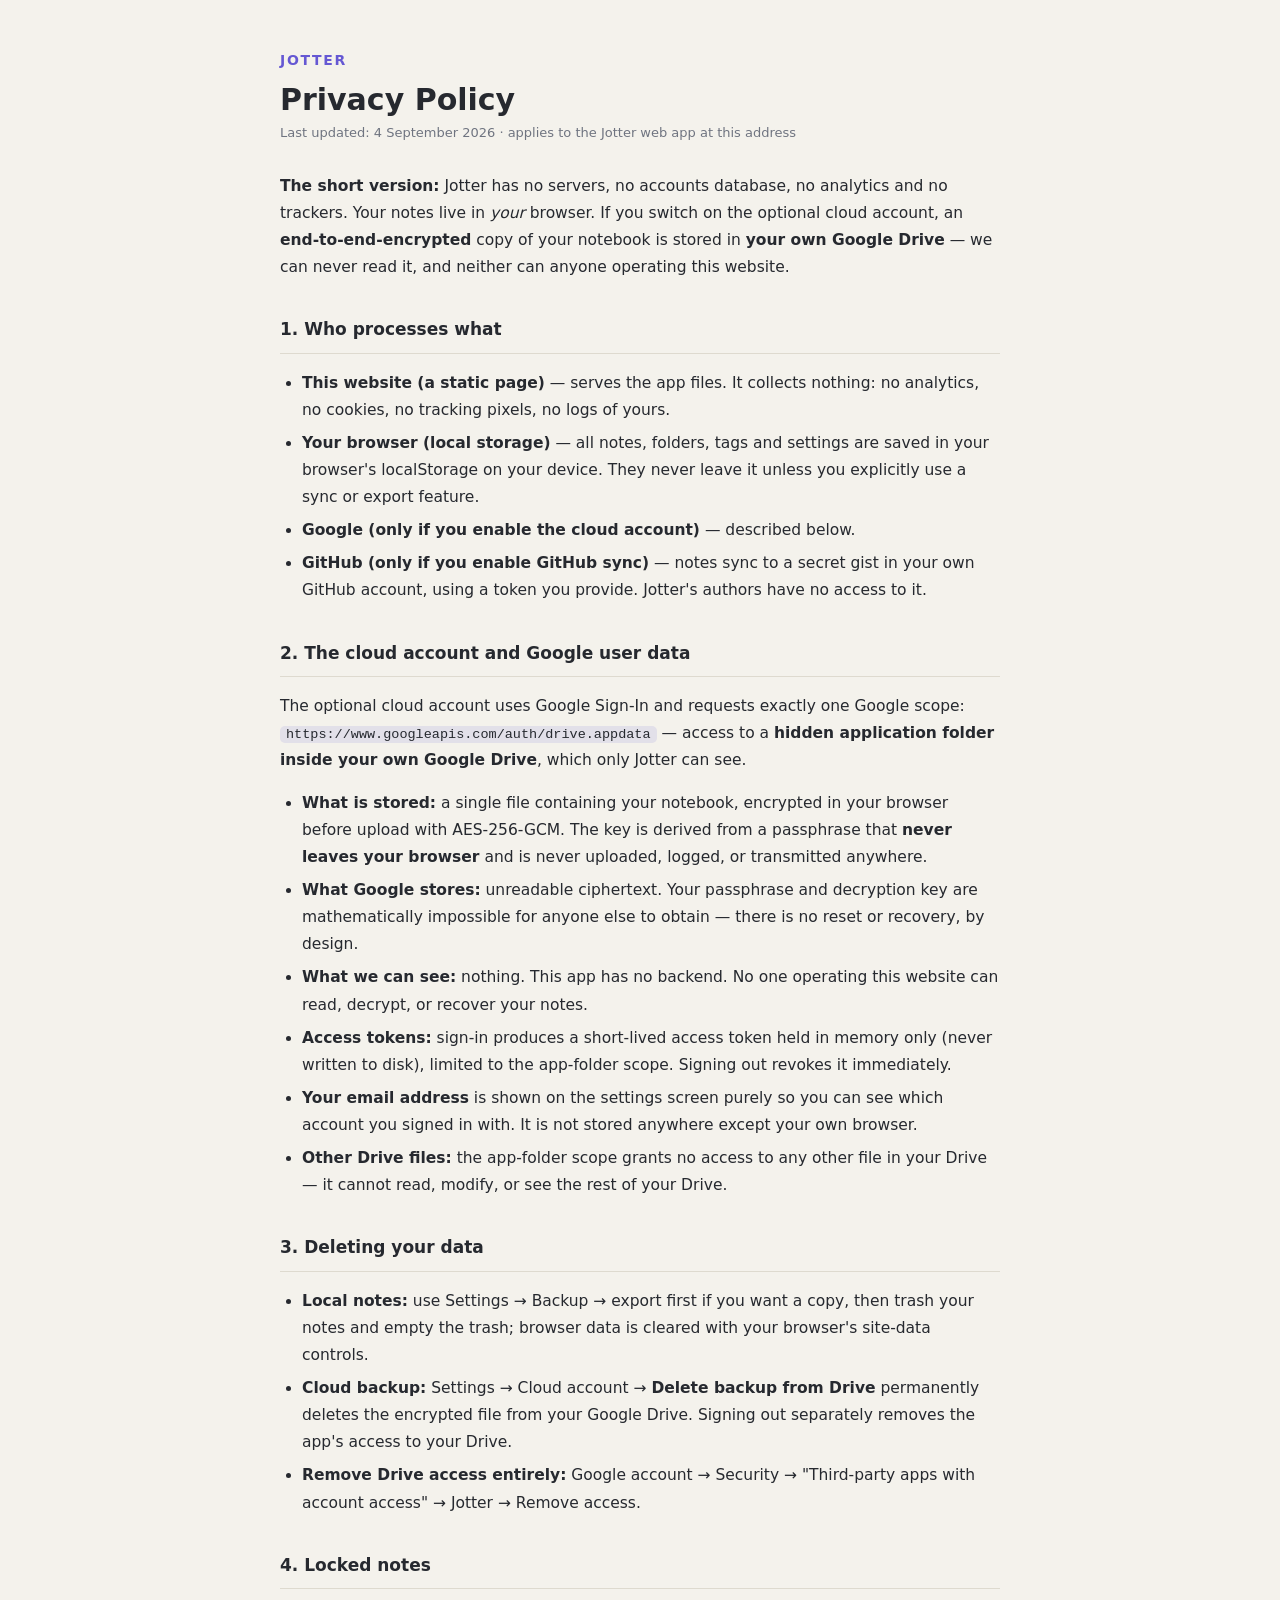
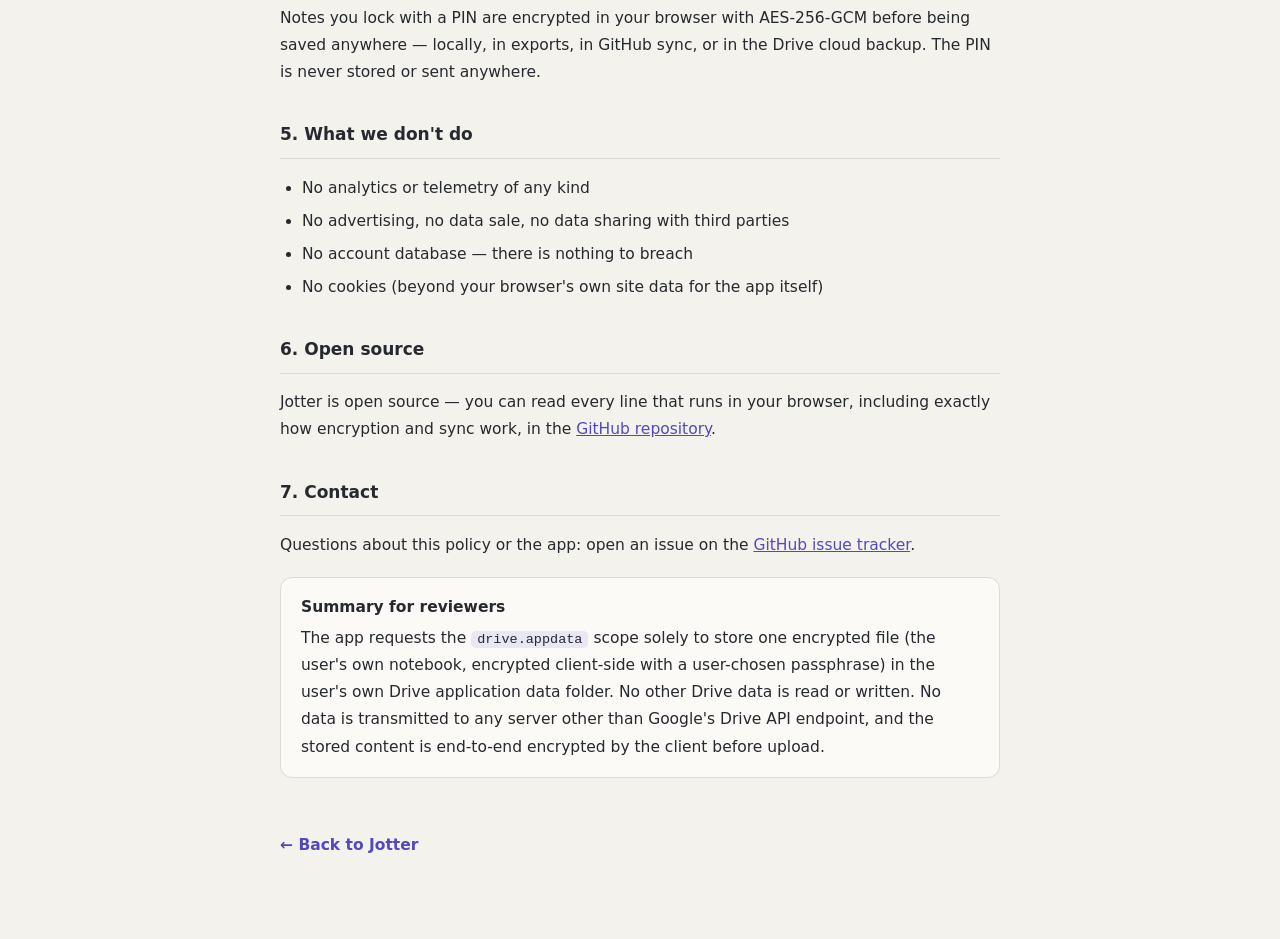
<file: privacy.html>
<!DOCTYPE html>
<html lang="en">
<head>
<meta charset="UTF-8" />
<meta name="viewport" content="width=device-width, initial-scale=1.0" />
<title>Privacy Policy — Jotter</title>
<meta name="description" content="Jotter privacy policy: a zero-server notes app. Your notes stay in your browser and, if you enable the cloud account, encrypted in your own Google Drive." />
<link rel="icon" href="assets/icon.svg" type="image/svg+xml" />
<style>
  :root { color-scheme: light dark; }
  * { box-sizing: border-box; }
  body {
    margin: 0; padding: 48px 20px 80px;
    font: 15.5px/1.75 ui-sans-serif, system-ui, -apple-system, "Segoe UI", Roboto, sans-serif;
    background: #f4f2ec; color: #26292f;
  }
  @media (prefers-color-scheme: dark) {
    body { background: #0d0e12; color: #d8d9dd; }
    a { color: #a99bff; }
    .card { background: #16181d; border-color: #2a2d34; }
    h2 { border-color: #2a2d34; }
  }
  main { max-width: 720px; margin: 0 auto; }
  .brand { font-weight: 800; font-size: 14px; letter-spacing: .12em; text-transform: uppercase; color: #6558d3; }
  h1 { font-size: 30px; line-height: 1.25; margin: 8px 0 4px; }
  .updated { color: #6f7480; font-size: 13px; margin-bottom: 28px; }
  h2 { font-size: 17px; margin: 34px 0 10px; padding-bottom: 8px; border-bottom: 1px solid #dedacf; }
  p, li { color: inherit; }
  a { color: #5448c0; }
  code { background: rgba(101,88,211,.12); border-radius: 5px; padding: 1px 6px; font-size: 13.5px; }
  .card {
    background: #fbfaf7; border: 1px solid #dedacf; border-radius: 12px;
    padding: 16px 20px; margin: 18px 0;
  }
  .card b { display: block; margin-bottom: 4px; }
  ul { padding-left: 22px; }
  li { margin: 6px 0; }
  .back { display: inline-block; margin-top: 36px; text-decoration: none; font-weight: 600; }
</style>
</head>
<body>
<main>
  <div class="brand">Jotter</div>
  <h1>Privacy Policy</h1>
  <div class="updated">Last updated: 4 September 2026 &middot; applies to the Jotter web app at this address</div>

  <p><b>The short version:</b> Jotter has no servers, no accounts database, no analytics and no trackers.
  Your notes live in <em>your</em> browser. If you switch on the optional cloud account, an
  <b>end-to-end-encrypted</b> copy of your notebook is stored in <b>your own Google Drive</b> — we can never
  read it, and neither can anyone operating this website.</p>

  <h2>1. Who processes what</h2>
  <ul>
    <li><b>This website (a static page)</b> — serves the app files. It collects nothing: no analytics, no cookies, no tracking pixels, no logs of yours.</li>
    <li><b>Your browser (local storage)</b> — all notes, folders, tags and settings are saved in your browser's localStorage on your device. They never leave it unless you explicitly use a sync or export feature.</li>
    <li><b>Google (only if you enable the cloud account)</b> — described below.</li>
    <li><b>GitHub (only if you enable GitHub sync)</b> — notes sync to a secret gist in your own GitHub account, using a token you provide. Jotter's authors have no access to it.</li>
  </ul>

  <h2>2. The cloud account and Google user data</h2>
  <p>The optional cloud account uses Google Sign-In and requests exactly one Google scope:
  <code>https://www.googleapis.com/auth/drive.appdata</code> — access to a <b>hidden application folder
  inside your own Google Drive</b>, which only Jotter can see.</p>
  <ul>
    <li><b>What is stored:</b> a single file containing your notebook, encrypted in your browser before upload with AES-256-GCM. The key is derived from a passphrase that <b>never leaves your browser</b> and is never uploaded, logged, or transmitted anywhere.</li>
    <li><b>What Google stores:</b> unreadable ciphertext. Your passphrase and decryption key are mathematically impossible for anyone else to obtain — there is no reset or recovery, by design.</li>
    <li><b>What we can see:</b> nothing. This app has no backend. No one operating this website can read, decrypt, or recover your notes.</li>
    <li><b>Access tokens:</b> sign-in produces a short-lived access token held in memory only (never written to disk), limited to the app-folder scope. Signing out revokes it immediately.</li>
    <li><b>Your email address</b> is shown on the settings screen purely so you can see which account you signed in with. It is not stored anywhere except your own browser.</li>
    <li><b>Other Drive files:</b> the app-folder scope grants no access to any other file in your Drive — it cannot read, modify, or see the rest of your Drive.</li>
  </ul>

  <h2>3. Deleting your data</h2>
  <ul>
    <li><b>Local notes:</b> use Settings &rarr; Backup &rarr; export first if you want a copy, then trash your notes and empty the trash; browser data is cleared with your browser's site-data controls.</li>
    <li><b>Cloud backup:</b> Settings &rarr; Cloud account &rarr; <b>Delete backup from Drive</b> permanently deletes the encrypted file from your Google Drive. Signing out separately removes the app's access to your Drive.</li>
    <li><b>Remove Drive access entirely:</b> Google account &rarr; Security &rarr; "Third-party apps with account access" &rarr; Jotter &rarr; Remove access.</li>
  </ul>

  <h2>4. Locked notes</h2>
  <p>Notes you lock with a PIN are encrypted in your browser with AES-256-GCM before being saved anywhere —
  locally, in exports, in GitHub sync, or in the Drive cloud backup. The PIN is never stored or sent anywhere.

  <h2>5. What we don't do</h2>
  <ul>
    <li>No analytics or telemetry of any kind</li>
    <li>No advertising, no data sale, no data sharing with third parties</li>
    <li>No account database — there is nothing to breach</li>
    <li>No cookies (beyond your browser's own site data for the app itself)</li>
  </ul>

  <h2>6. Open source</h2>
  <p>Jotter is open source — you can read every line that runs in your browser, including exactly how
  encryption and sync work, in the <a href="https://github.com/umairyusufnurgat-cloud/jotter">GitHub repository</a>.</p>

  <h2>7. Contact</h2>
  <p>Questions about this policy or the app: open an issue on the
  <a href="https://github.com/umairyusufnurgat-cloud/jotter/issues">GitHub issue tracker</a>.</p>

  <div class="card">
    <b>Summary for reviewers</b>
    The app requests the <code>drive.appdata</code> scope solely to store one encrypted file (the user's own
    notebook, encrypted client-side with a user-chosen passphrase) in the user's own Drive application data
    folder. No other Drive data is read or written. No data is transmitted to any server other than Google's
    Drive API endpoint, and the stored content is end-to-end encrypted by the client before upload.
  </div>

  <a class="back" href="./">&larr; Back to Jotter</a>
</main>
</body>
</html>
</file>
